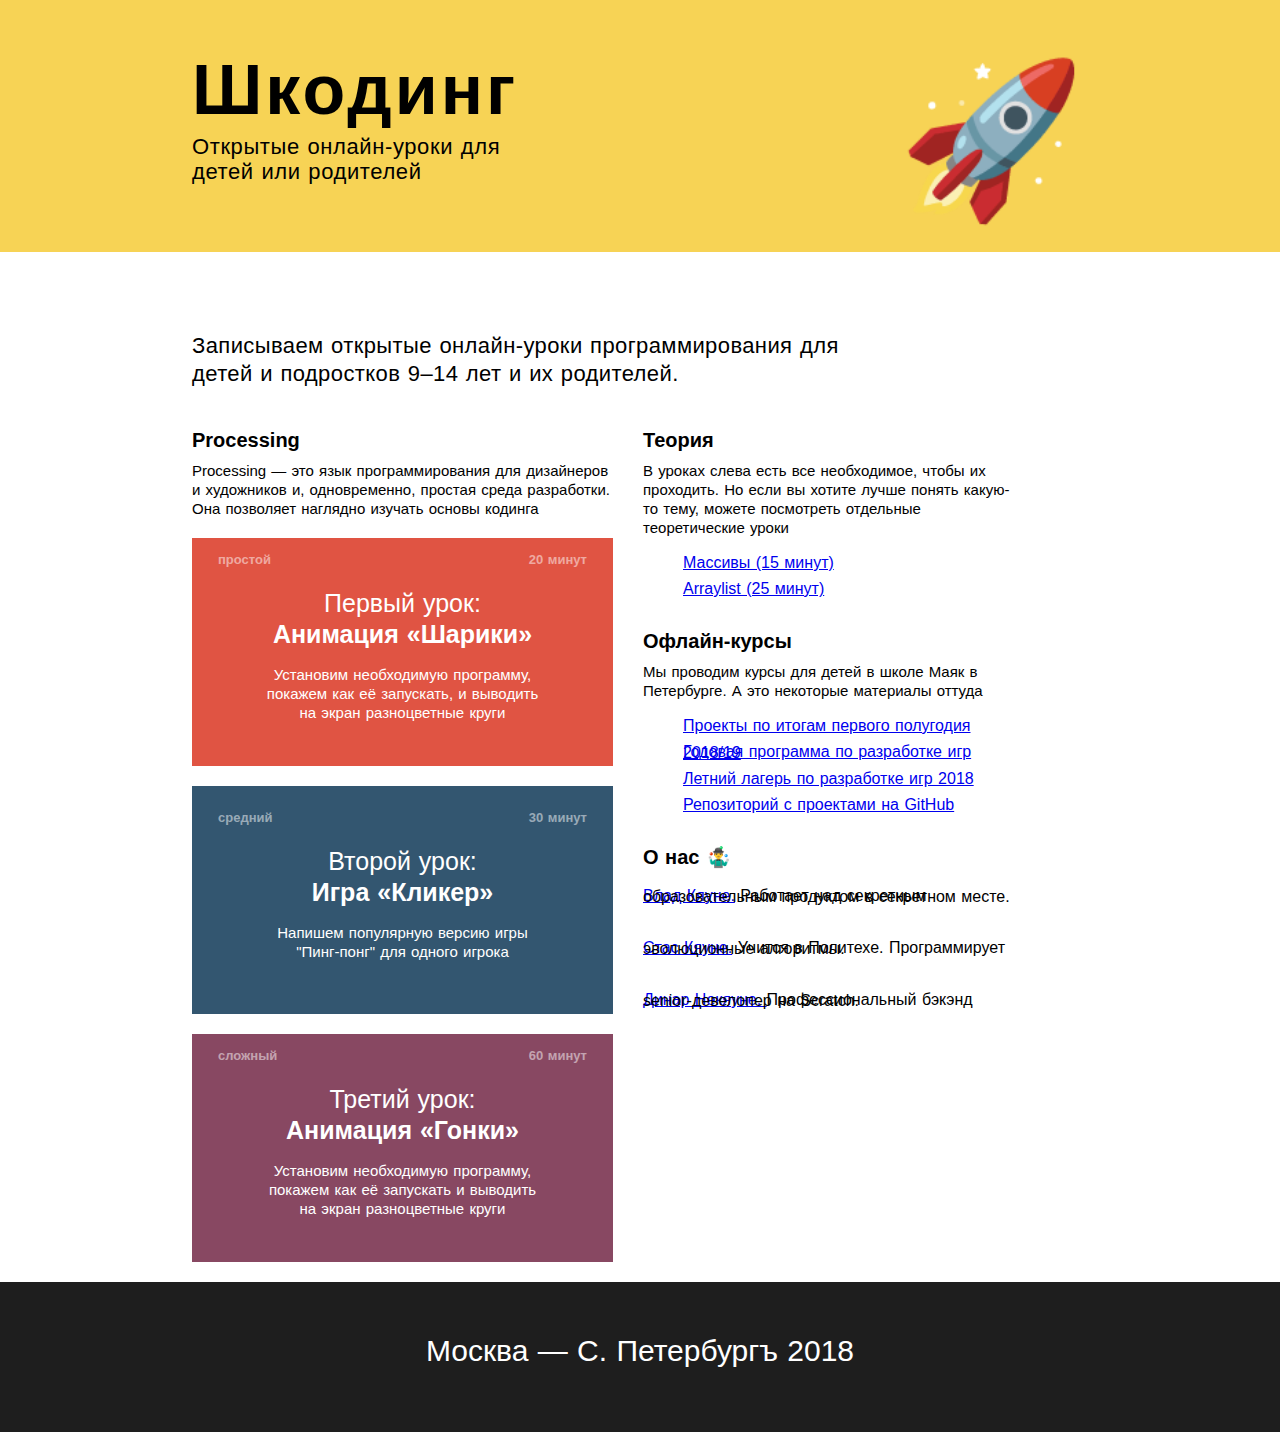
<file: index.html>
<!doctype html>
<html data-n-head-ssr data-n-head="">
  <head>
    <title data-n-head="true">mayak-coding</title><meta data-n-head="true" charset="utf-8"><meta data-n-head="true" name="viewport" content="width=device-width,initial-scale=1"><meta data-n-head="true" data-hid="description" name="description" content="Nuxt.js project"><link data-n-head="true" rel="icon" type="image/x-icon" href="/rocket.ico"><link rel="preload" href="/_nuxt/888daacb4c501fb20609.js" as="script"><link rel="preload" href="/_nuxt/492782e3485d78050d68.js" as="script"><link rel="preload" href="/_nuxt/954f14a6b6057ef8e51a.js" as="script"><link rel="preload" href="/_nuxt/ddea675d9a953aa7a881.js" as="script"><style data-vue-ssr-id="fd547dac:0 371b8fbf:0 701477b1:0 11fa11cd:0 7fb562a6:0 2bdc0885:0 750d8e4b:0 23d1365a:0 53aa2cf7:0 7dcb77fc:0 18e4dd82:0 d2fb4a14:0 9386af78:0">.nuxt-progress{position:fixed;top:0;left:0;right:0;height:2px;width:0;opacity:1;transition:width .1s,opacity .4s;background-color:#3b8070;z-index:999999}.nuxt-progress.nuxt-progress-notransition{transition:none}.nuxt-progress-failed{background-color:red}html{font-family:Source Sans Pro,-apple-system,BlinkMacSystemFont,Segoe UI,Roboto,Helvetica Neue,Arial,sans-serif;font-size:16px;word-spacing:1px;-ms-text-size-adjust:100%;-webkit-text-size-adjust:100%;-moz-osx-font-smoothing:grayscale;-webkit-font-smoothing:antialiased;box-sizing:border-box}*,:after,:before{box-sizing:border-box;margin:0}.button--green{display:inline-block;border-radius:4px;border:1px solid #3b8070;color:#3b8070;text-decoration:none;padding:10px 30px}.button--green:hover{color:#fff;background-color:#3b8070}.button--grey{display:inline-block;border-radius:4px;border:1px solid #35495e;color:#35495e;text-decoration:none;padding:10px 30px;margin-left:15px}.button--grey:hover{color:#fff;background-color:#35495e}.main[data-v-a553b7dc]{font-family:-apple-system,BlinkMacSystemFont,Segoe UI,Roboto,Oxygen,Ubuntu,Cantarell,Open Sans,Helvetica Neue,sans-serif}.content[data-v-a553b7dc]{display:flex;flex-direction:row;margin-left:15%}.lessons[data-v-a553b7dc]{display:flex;flex-direction:column;max-width:421px;min-width:421px}.info[data-v-a553b7dc]{margin-left:30px;max-width:380px;min-width:380px}.main[data-v-2882b9f6]{background-color:#f7d355}.wrapper[data-v-2882b9f6]{min-height:235px}.content[data-v-2882b9f6]{display:flex;flex-direction:row;justify-content:space-between;padding-top:47px;margin-left:15%;margin-right:15%}.text[data-v-2882b9f6]{width:490px}.head[data-v-2882b9f6]{line-height:87px;font-size:70px;letter-spacing:3px;text-align:left;font-weight:700}.description-text[data-v-2882b9f6]{font-weight:500;line-height:25px;font-size:22px;text-align:left;letter-spacing:.6px;max-width:350px}.icon[data-v-2882b9f6]{letter-spacing:3px;font-weight:500;line-height:225px;font-size:180px;text-align:center;margin-top:-20px}.emoji[data-v-2882b9f6]{font-size:150px}.wrapper[data-v-e38532bc]{display:flex;justify-content:center;margin:80px 15% 40px;max-width:650px;min-width:650px}.fist-paragraph[data-v-e38532bc]{letter-spacing:.4px;line-height:28px;font-size:22px;text-align:left}.main[data-v-36c597b5]{font-style:normal;text-align:left;line-height:1px;margin-bottom:20px}.head[data-v-36c597b5]{font-weight:700;line-height:25px;font-size:20px}.description[data-v-36c597b5]{line-height:19px;font-size:15px;padding-top:8px}.main[data-v-980466e4]{font-weight:400;font-style:normal;color:#fff;margin-bottom:20px}.wrapper[data-v-980466e4]{height:228px;background-color:#e05443;margin:auto;display:flex;flex-direction:column;justify-content:center}.content[data-v-980466e4]{margin-left:26px;margin-right:26px}.headline[data-v-980466e4]{display:flex;justify-content:space-between;line-height:16px;font-size:13px;font-weight:700;color:hsla(0,0%,100%,.5);margin-top:-30px}.name[data-v-980466e4]{line-height:31px;font-size:25px;text-align:center;margin-top:20px}.topic[data-v-980466e4]{font-weight:700;font-style:normal;margin-bottom:15px}.description[data-v-980466e4]{line-height:19px;font-size:15px;text-align:center;padding-left:40px;padding-right:40px}.main[data-v-721ca922]{font-weight:400;font-style:normal;color:#fff;margin-bottom:20px}.wrapper[data-v-721ca922]{height:228px;background-color:#335670;margin:auto;display:flex;flex-direction:column;justify-content:center}.content[data-v-721ca922]{margin-left:26px;margin-right:26px}.headline[data-v-721ca922]{display:flex;justify-content:space-between;line-height:16px;font-size:13px;text-align:right;font-weight:700;color:hsla(0,0%,100%,.5);margin-top:-30px}.name[data-v-721ca922]{line-height:31px;font-size:25px;text-align:center;margin-top:20px}.topic[data-v-721ca922]{font-weight:700;font-style:normal;margin-bottom:15px}.description[data-v-721ca922]{line-height:19px;font-size:15px;text-align:center;padding-left:40px;padding-right:40px}.main[data-v-1371336d]{font-weight:400;font-style:normal;color:#fff;margin-bottom:20px}.wrapper[data-v-1371336d]{height:228px;background-color:#884862;margin:auto;display:flex;flex-direction:column;justify-content:center}.content[data-v-1371336d]{margin-left:26px;margin-right:26px}.headline[data-v-1371336d]{display:flex;justify-content:space-between;line-height:16px;font-size:13px;text-align:right;font-weight:700;color:hsla(0,0%,100%,.5);margin-top:-30px}.name[data-v-1371336d]{line-height:31px;font-size:25px;text-align:center;margin-top:20px}.topic[data-v-1371336d]{font-weight:700;font-style:normal;margin-bottom:15px}.description[data-v-1371336d]{line-height:19px;font-size:15px;text-align:center;padding-left:40px;padding-right:40px}.main[data-v-57511e04]{font-style:normal;text-align:left;line-height:1px;margin-bottom:40px}.head[data-v-57511e04]{font-weight:700;line-height:25px;font-size:20px}.description[data-v-57511e04]{line-height:19px;font-size:15px;padding-top:8px}ul[data-v-57511e04]{list-style-type:none}li[data-v-57511e04]{margin-top:25px;margin-bottom:25px}.main[data-v-3a7547e0]{font-style:normal;text-align:left;line-height:1px;margin-bottom:40px}.head[data-v-3a7547e0]{font-weight:700;line-height:25px;font-size:20px}.description[data-v-3a7547e0]{line-height:19px;font-size:15px;padding-top:8px}ul[data-v-3a7547e0]{list-style-type:none}li[data-v-3a7547e0]{margin-top:25px;margin-bottom:25px}.main[data-v-82e493c0]{font-style:normal;text-align:left;line-height:1px;margin-bottom:40px}.head[data-v-82e493c0]{font-weight:700;line-height:25px;font-size:20px}.hyper[data-v-82e493c0]{display:flex;flex-direction:column;flex-wrap:wrap}.way[data-v-82e493c0]{margin-top:25px;margin-bottom:25px}.wrapper[data-v-3e512608]{min-height:150px;background-color:#1e1e1e}.text[data-v-3e512608]{position:relative;top:50px;text-align:center;line-height:38px;font-size:30px;color:#fff}</style>
  </head>
  <body data-n-head="">
    <div data-server-rendered="true" id="__nuxt"><!----><div id="__layout"><div><div class="main" data-v-a553b7dc><div class="wrapper" data-v-a553b7dc><div class="main" data-v-2882b9f6 data-v-a553b7dc><div class="wrapper" data-v-2882b9f6><div class="content" data-v-2882b9f6><div class="text" data-v-2882b9f6><div class="heading" data-v-2882b9f6><p class="head" data-v-2882b9f6>Шкодинг</p></div> <div class="description" data-v-2882b9f6><p class="description-text" data-v-2882b9f6> 
                        Открытые онлайн-уроки
                        для детей или родителей
                    </p></div></div> <div class="icon" data-v-2882b9f6><p class="emoji" data-v-2882b9f6>🚀</p></div></div></div></div> <div class="main" data-v-e38532bc data-v-a553b7dc><div class="wrapper" data-v-e38532bc><div class="fist-paragraph" data-v-e38532bc><p data-v-e38532bc> 
                Записываем открытые онлайн-уроки программирования 
                для детей и подростков 9–14 лет и их родителей.
            </p></div></div></div> <div class="content" data-v-a553b7dc><div class="lessons" data-v-a553b7dc><div class="main" data-v-36c597b5 data-v-a553b7dc><div class="wrapper" data-v-36c597b5><div class="head" data-v-36c597b5><p class="header" data-v-36c597b5>Processing</p></div> <div class="description" data-v-36c597b5><p class="text" data-v-36c597b5>
                Processing — это язык программирования 
                для дизайнеров и художников и, одновременно, 
                простая среда разработки. Она позволяет наглядно 
                изучать основы кодинга
            </p></div></div></div> <div class="main" data-v-980466e4 data-v-a553b7dc><div class="wrapper" data-v-980466e4><div class="content" data-v-980466e4><div class="headline" data-v-980466e4><p data-v-980466e4>простой</p> <p data-v-980466e4>20 минут</p></div> <div class="name" data-v-980466e4><p class="lesson" data-v-980466e4>Первый урок:</p> <p class="topic" data-v-980466e4>Анимация «Шарики»</p></div> <div class="description" data-v-980466e4><div class="description-content" data-v-980466e4><p data-v-980466e4>Установим необходимую программу, покажем как её запускать, 
                и выводить на экран разноцветные круги
            </p></div></div></div></div></div> <div class="main" data-v-721ca922 data-v-a553b7dc><div class="wrapper" data-v-721ca922><div class="content" data-v-721ca922><div class="headline" data-v-721ca922><p data-v-721ca922>средний</p> <p data-v-721ca922>30 минут</p></div> <div class="name" data-v-721ca922><p class="lesson" data-v-721ca922>Второй урок:</p> <p class="topic" data-v-721ca922>Игра «Кликер»</p></div> <div class="description" data-v-721ca922><div class="description-content" data-v-721ca922><p data-v-721ca922>Напишем популярную версию игры "Пинг-понг" для одного игрока
            </p></div></div></div></div></div> <div class="main" data-v-1371336d data-v-a553b7dc><div class="wrapper" data-v-1371336d><div class="content" data-v-1371336d><div class="headline" data-v-1371336d><p data-v-1371336d>сложный</p> <p data-v-1371336d>60 минут</p></div> <div class="name" data-v-1371336d><p class="lesson" data-v-1371336d>Третий урок:</p> <p class="topic" data-v-1371336d>Анимация «Гонки»</p></div> <div class="description" data-v-1371336d><div class="description-content" data-v-1371336d><p data-v-1371336d>Установим необходимую программу, покажем как её запускать
                 и выводить на экран разноцветные круги
            </p></div></div></div></div></div></div> <div class="info" data-v-a553b7dc><div class="main" data-v-57511e04 data-v-a553b7dc><div class="wrapper" data-v-57511e04><div class="head" data-v-57511e04><p class="header" data-v-57511e04>Теория</p></div> <div class="description" data-v-57511e04><p class="text" data-v-57511e04>
                В уроках слева есть все необходимое, чтобы их проходить. 
                Но если вы хотите лучше понять какую-то тему, можете 
                посмотреть отдельные теоретические уроки
            </p></div> <div class="hyper" data-v-57511e04><ul data-v-57511e04><li class="way" data-v-57511e04><a href="#" data-v-57511e04>Массивы (15 минут)</a></li> <li class="way" data-v-57511e04><a href="#" data-v-57511e04>Arraylist (25 минут)</a></li></ul></div></div></div> <div class="main" data-v-3a7547e0 data-v-a553b7dc><div class="wrapper" data-v-3a7547e0><div class="head" data-v-3a7547e0><p class="header" data-v-3a7547e0>Офлайн-курсы</p></div> <div class="description" data-v-3a7547e0><p class="text" data-v-3a7547e0>
                Мы проводим курсы для детей в школе Маяк в Петербурге. 
                А это некоторые материалы оттуда
            </p></div> <div class="hyper" data-v-3a7547e0><ul data-v-3a7547e0><li class="way" data-v-3a7547e0><a href="#" data-v-3a7547e0>Проекты по итогам первого полугодия</a></li> <li class="way" data-v-3a7547e0><a href="#" data-v-3a7547e0>Годовая программа по разработке игр 2018/19</a></li> <li class="way" data-v-3a7547e0><a href="#" data-v-3a7547e0>Летний лагерь по разработке игр 2018</a></li> <li class="way" data-v-3a7547e0><a href="#" data-v-3a7547e0>Репозиторий с проектами на GitHub</a></li></ul></div></div></div> <div class="main" data-v-82e493c0 data-v-a553b7dc><div class="wrapper" data-v-82e493c0><div class="head" data-v-82e493c0><p class="header" data-v-82e493c0>О нас 🤹‍♂️</p></div> <div class="hyper" data-v-82e493c0><div class="way" data-v-82e493c0><p data-v-82e493c0><a href="#" data-v-82e493c0>Влад Кяуне.</a>
                Работает над секретным образовательным продуктом в секретном месте.
                </p></div> <div class="way" data-v-82e493c0><p data-v-82e493c0><a href="#" data-v-82e493c0>Стас Кяуне.</a>
                Учится в Политехе. Программирует эволюционные алгоритмы.
                </p></div> <div class="way" data-v-82e493c0><p data-v-82e493c0><a href="#" data-v-82e493c0>Динар Некяуне. </a>
                Профессиональный бэкэнд senior-девелопер на Scratch.
                </p></div></div></div></div></div></div></div> <div class="main" data-v-3e512608 data-v-a553b7dc><div class="wrapper" data-v-3e512608><div class="text" data-v-3e512608><p data-v-3e512608>Москва — С. Петербургъ 2018</p></div></div></div></div></div></div></div><script>window.__NUXT__={layout:"default",data:[{}],error:null,serverRendered:!0}</script><script src="/_nuxt/888daacb4c501fb20609.js" defer></script><script src="/_nuxt/ddea675d9a953aa7a881.js" defer></script><script src="/_nuxt/492782e3485d78050d68.js" defer></script><script src="/_nuxt/954f14a6b6057ef8e51a.js" defer></script>
  </body>
</html>
</file>
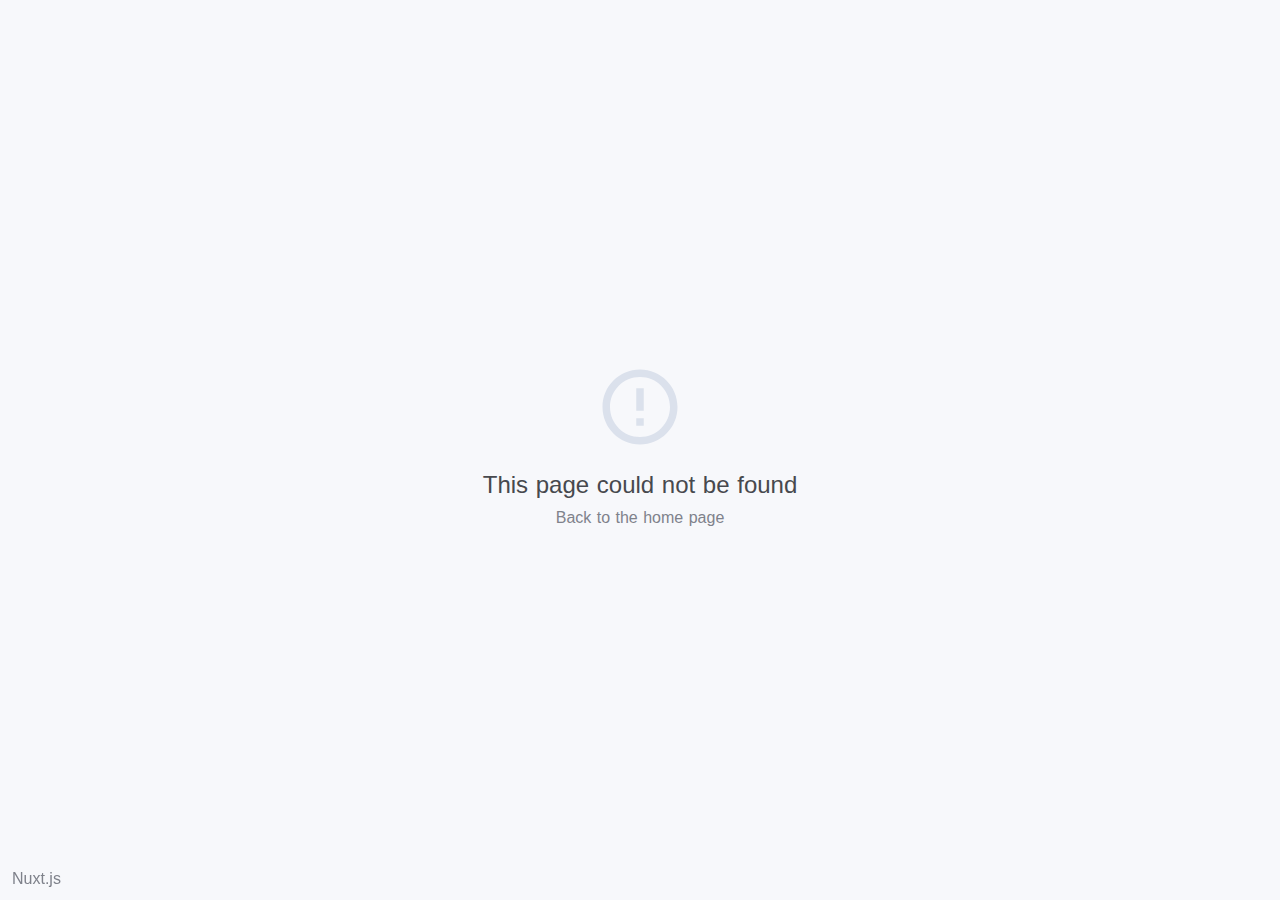
<file: 200.html>
<!doctype html>
<html data-n-head="">
  <head>
    <title data-n-head="true">mayak-coding</title><meta data-n-head="true" charset="utf-8"/><meta data-n-head="true" name="viewport" content="width=device-width, initial-scale=1"/><meta data-n-head="true" data-hid="description" name="description" content="Nuxt.js project"/><link data-n-head="true" rel="icon" type="image/x-icon" href="/rocket.ico"/><link rel="preload" href="/_nuxt/888daacb4c501fb20609.js" as="script" /><link rel="preload" href="/_nuxt/492782e3485d78050d68.js" as="script" /><link rel="preload" href="/_nuxt/954f14a6b6057ef8e51a.js" as="script" />
  </head>
  <body data-n-head="">
    <div id="__nuxt"><style>#nuxt-loading {  visibility: hidden;  opacity: 0;  position: absolute;  left: 0;  right: 0;  top: 0;  bottom: 0;  display: flex;  justify-content: center;  align-items: center;  flex-direction: column;  animation: nuxtLoadingIn 10s ease;  -webkit-animation: nuxtLoadingIn 10s ease;  animation-fill-mode: forwards;  overflow: hidden;}@keyframes nuxtLoadingIn {  0% {visibility: hidden;opacity: 0;  }  20% {visibility: visible;opacity: 0;  }  100% {visibility: visible;opacity: 1;  }}@-webkit-keyframes nuxtLoadingIn {  0% {visibility: hidden;opacity: 0;  }  20% {visibility: visible;opacity: 0;  }  100% {visibility: visible;opacity: 1;  }}#nuxt-loading>div,#nuxt-loading>div:after {  border-radius: 50%;  width: 5rem;  height: 5rem;}#nuxt-loading>div {  font-size: 10px;  position: relative;  text-indent: -9999em;  border: .5rem solid #F5F5F5;  border-left: .5rem solid #3B8070;  -webkit-transform: translateZ(0);  -ms-transform: translateZ(0);  transform: translateZ(0);  -webkit-animation: nuxtLoading 1.1s infinite linear;  animation: nuxtLoading 1.1s infinite linear;}#nuxt-loading.error>div {  border-left: .5rem solid #ff4500;  animation-duration: 5s;}@-webkit-keyframes nuxtLoading {  0% {-webkit-transform: rotate(0deg);transform: rotate(0deg);  }  100% {-webkit-transform: rotate(360deg);transform: rotate(360deg);  }}@keyframes nuxtLoading {  0% {-webkit-transform: rotate(0deg);transform: rotate(0deg);  }  100% {-webkit-transform: rotate(360deg);transform: rotate(360deg);  }}</style><script>window.addEventListener('error', function () {  var e = document.getElementById('nuxt-loading');  if (e) e.className += ' error';});</script><div id="nuxt-loading" aria-live="polite" role="status"><div>Loading...</div></div></div>
  <script type="text/javascript" src="/_nuxt/888daacb4c501fb20609.js"></script><script type="text/javascript" src="/_nuxt/492782e3485d78050d68.js"></script><script type="text/javascript" src="/_nuxt/954f14a6b6057ef8e51a.js"></script></body>
</html>
</file>
